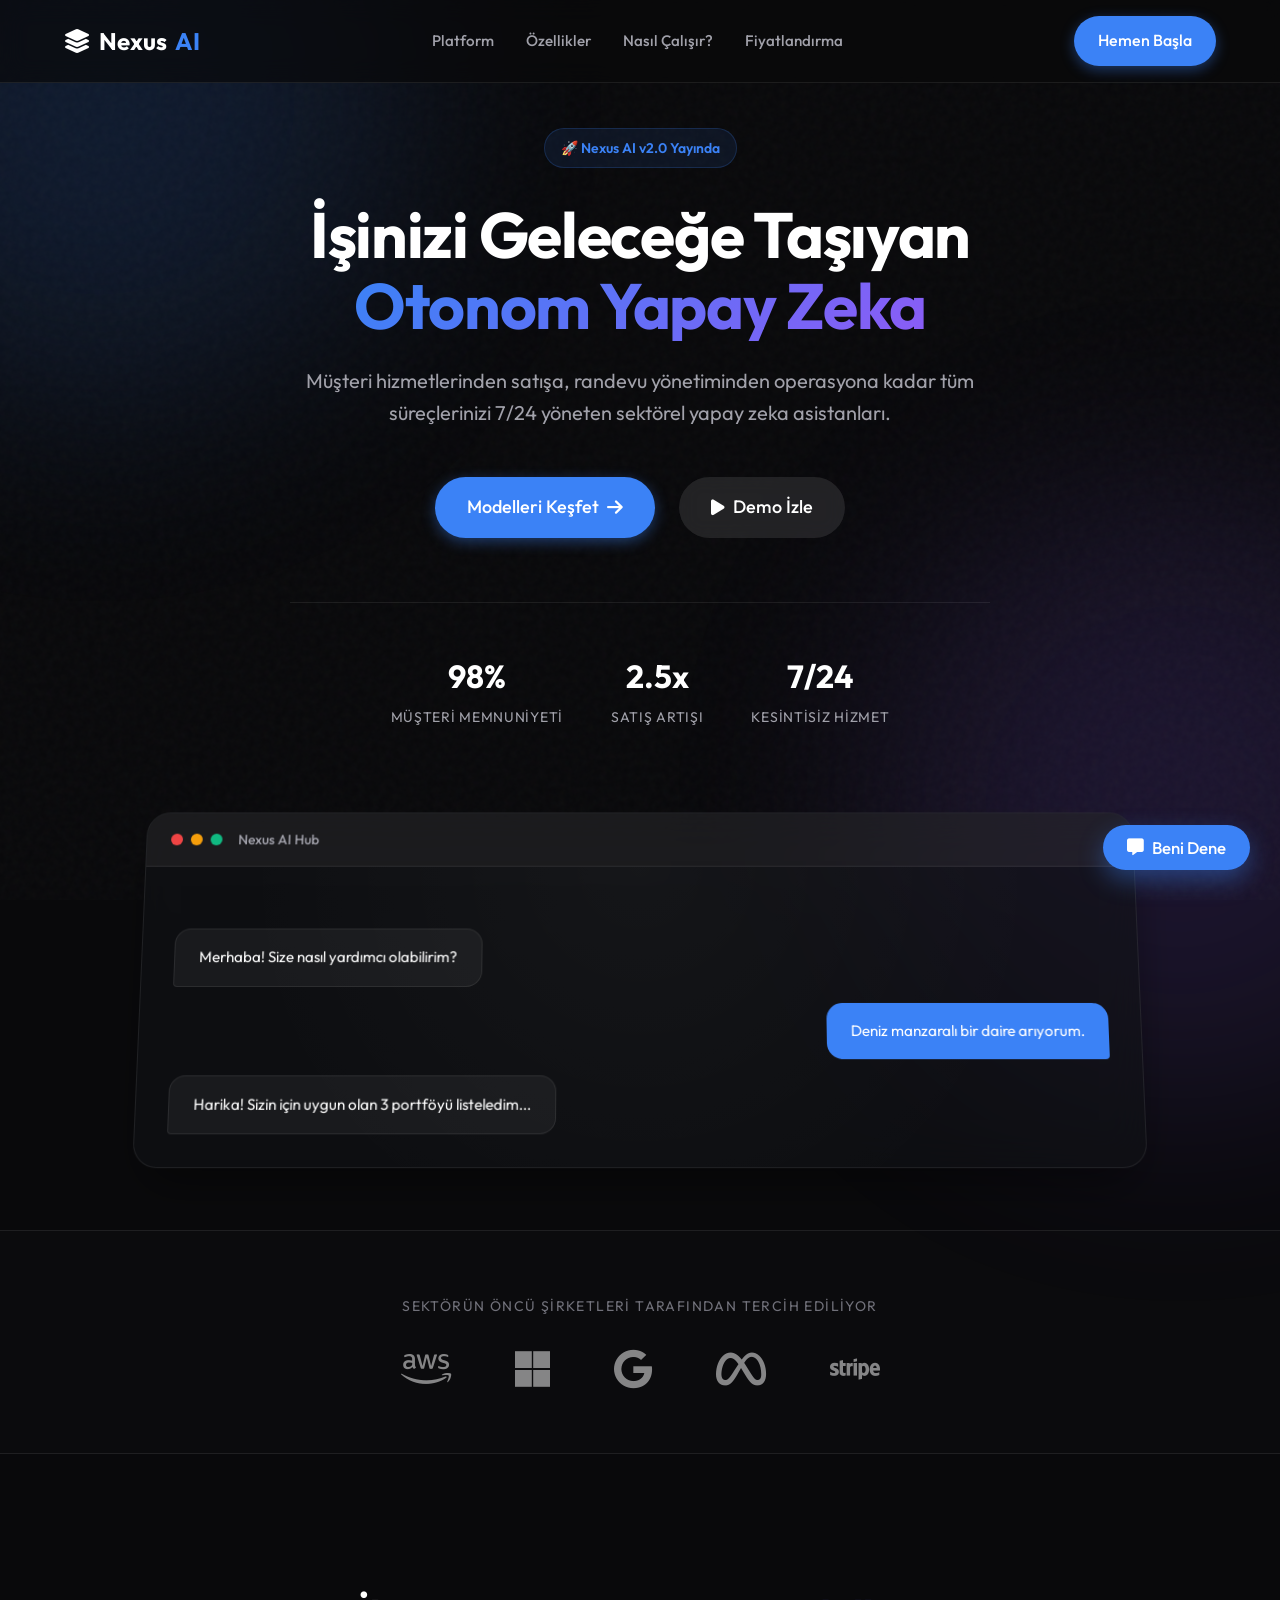
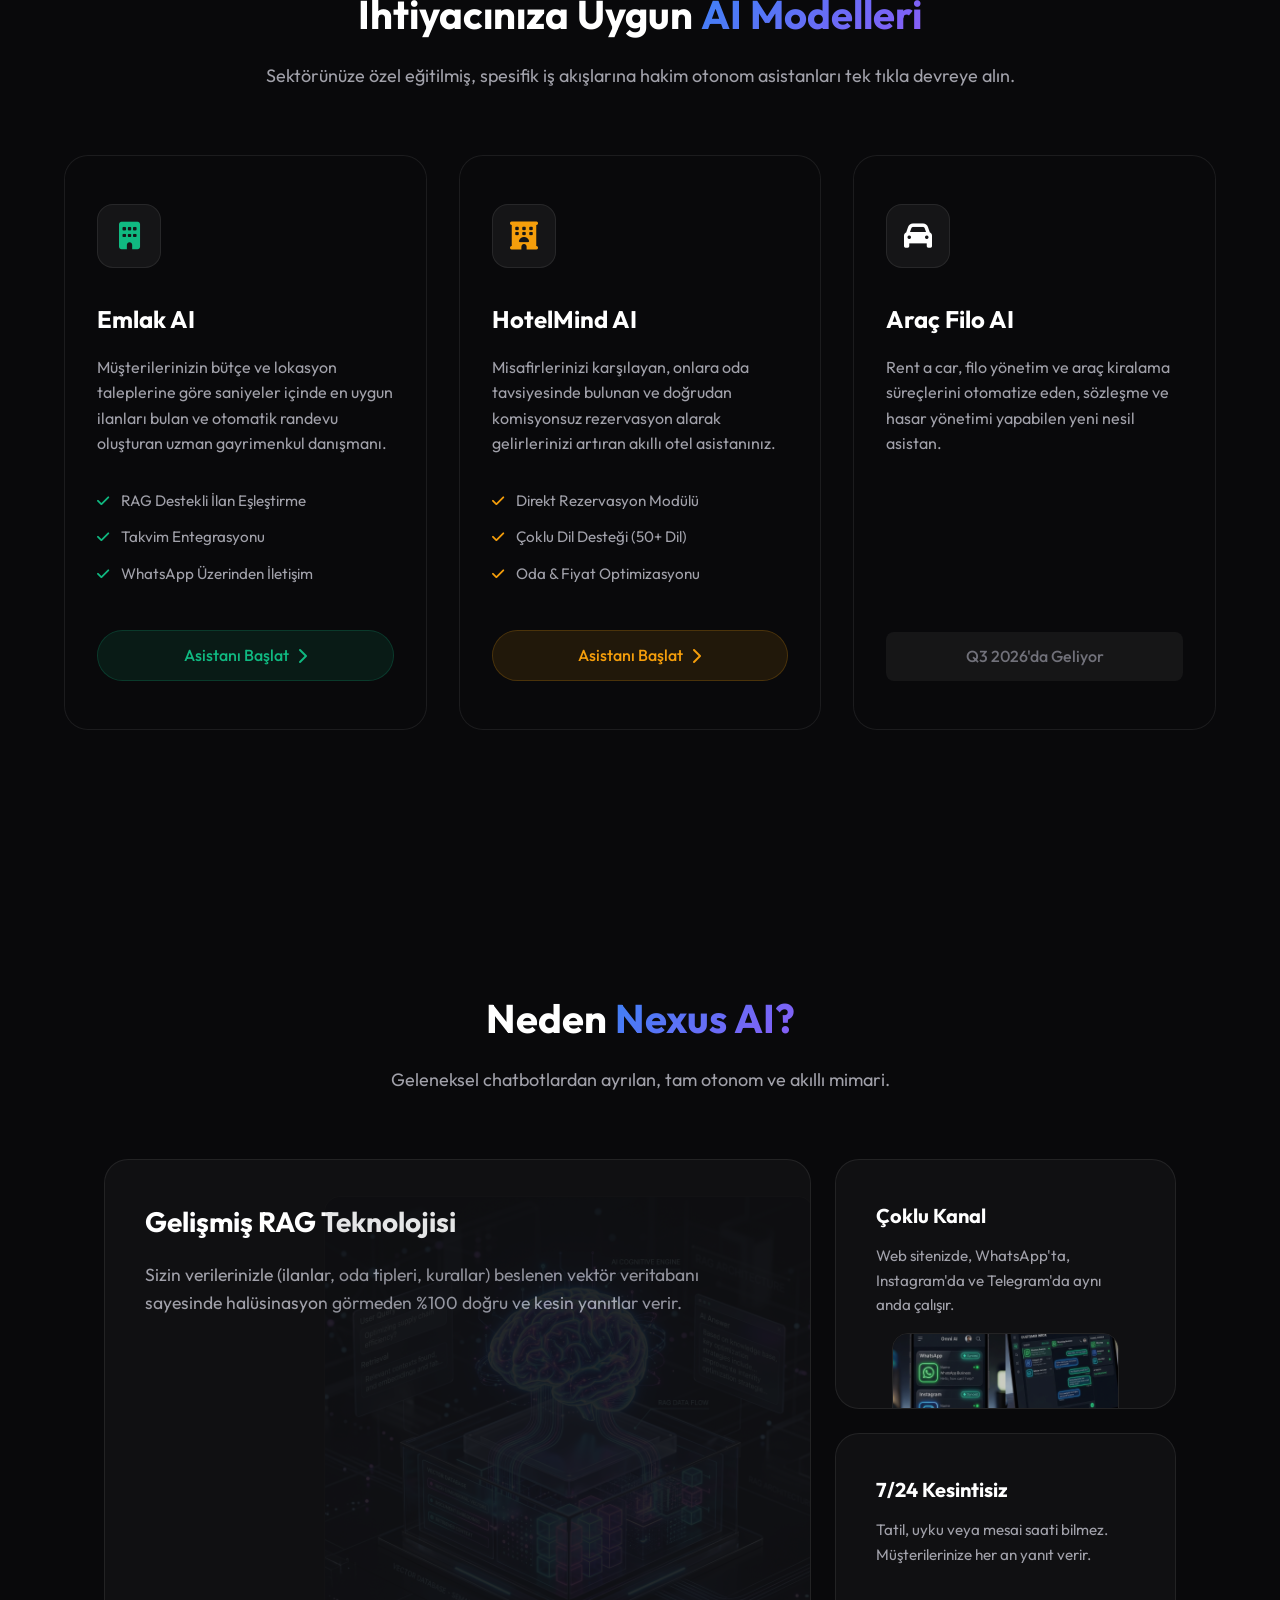
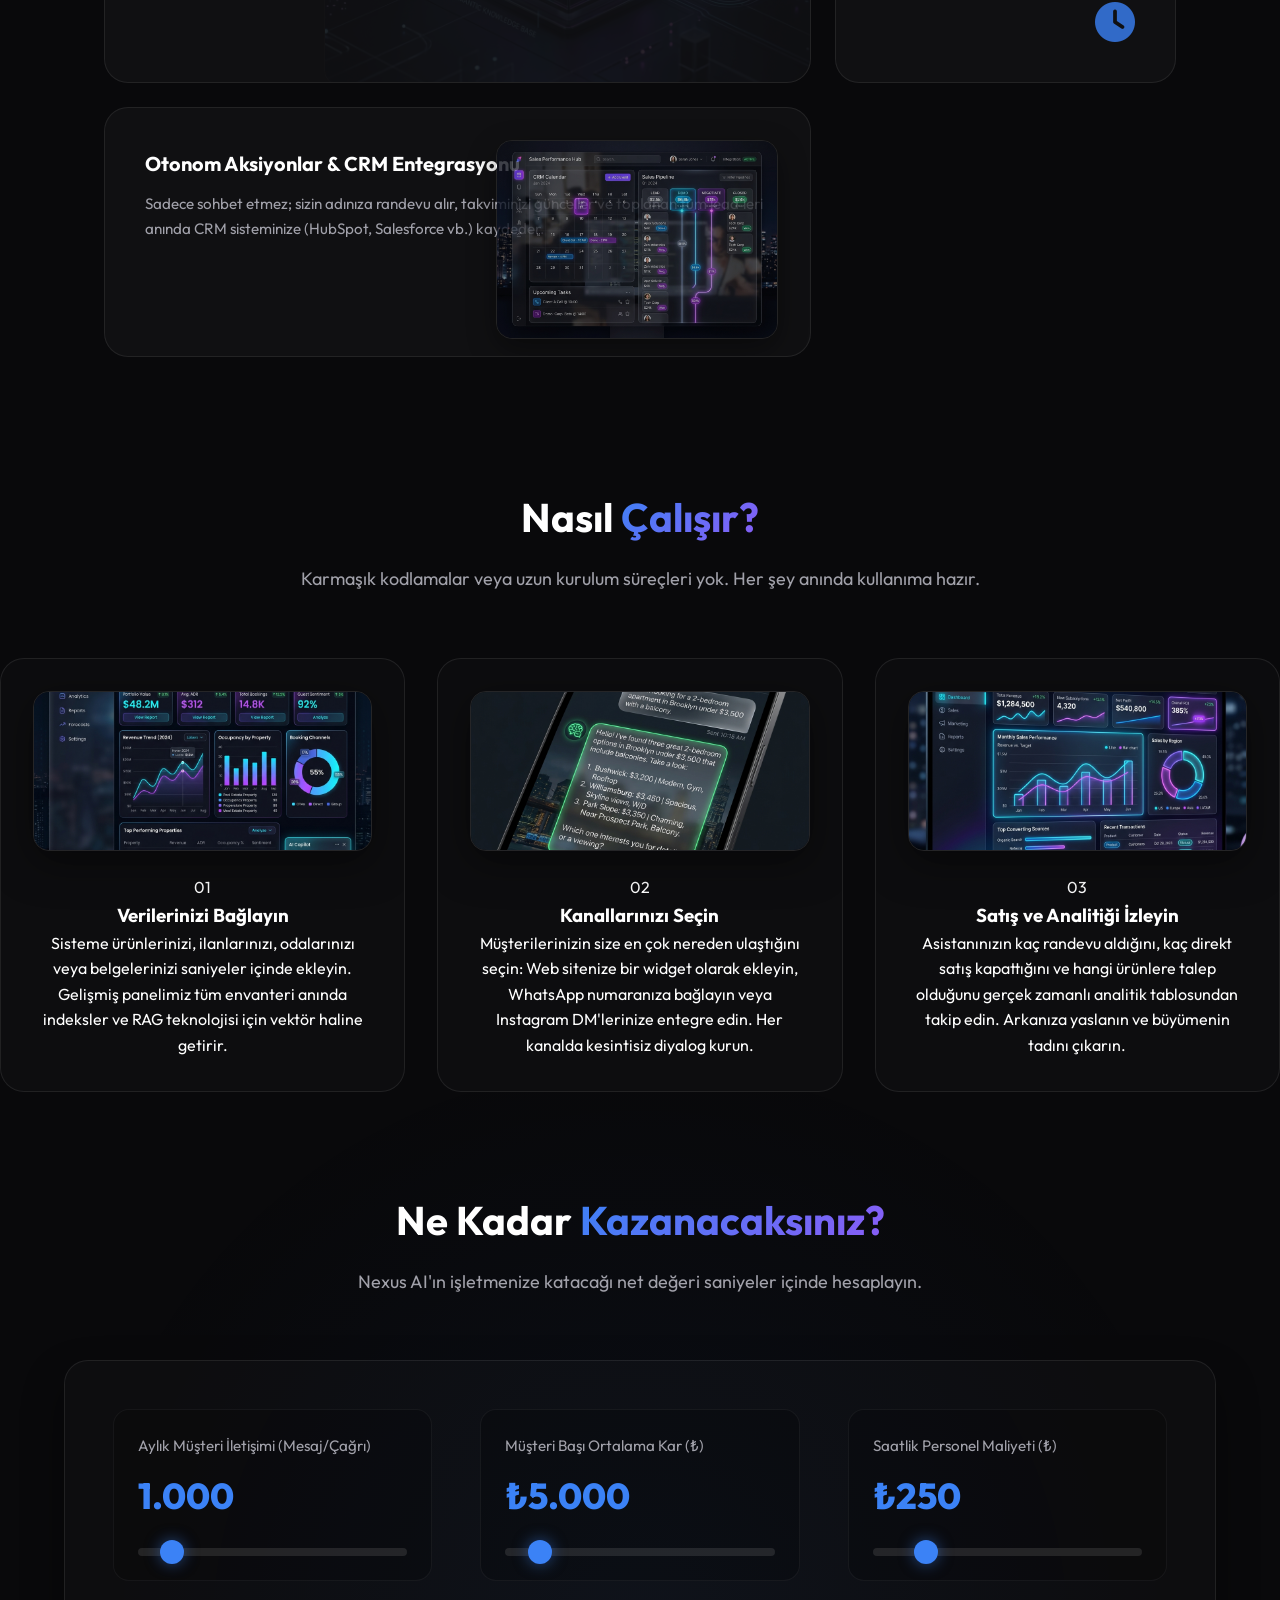
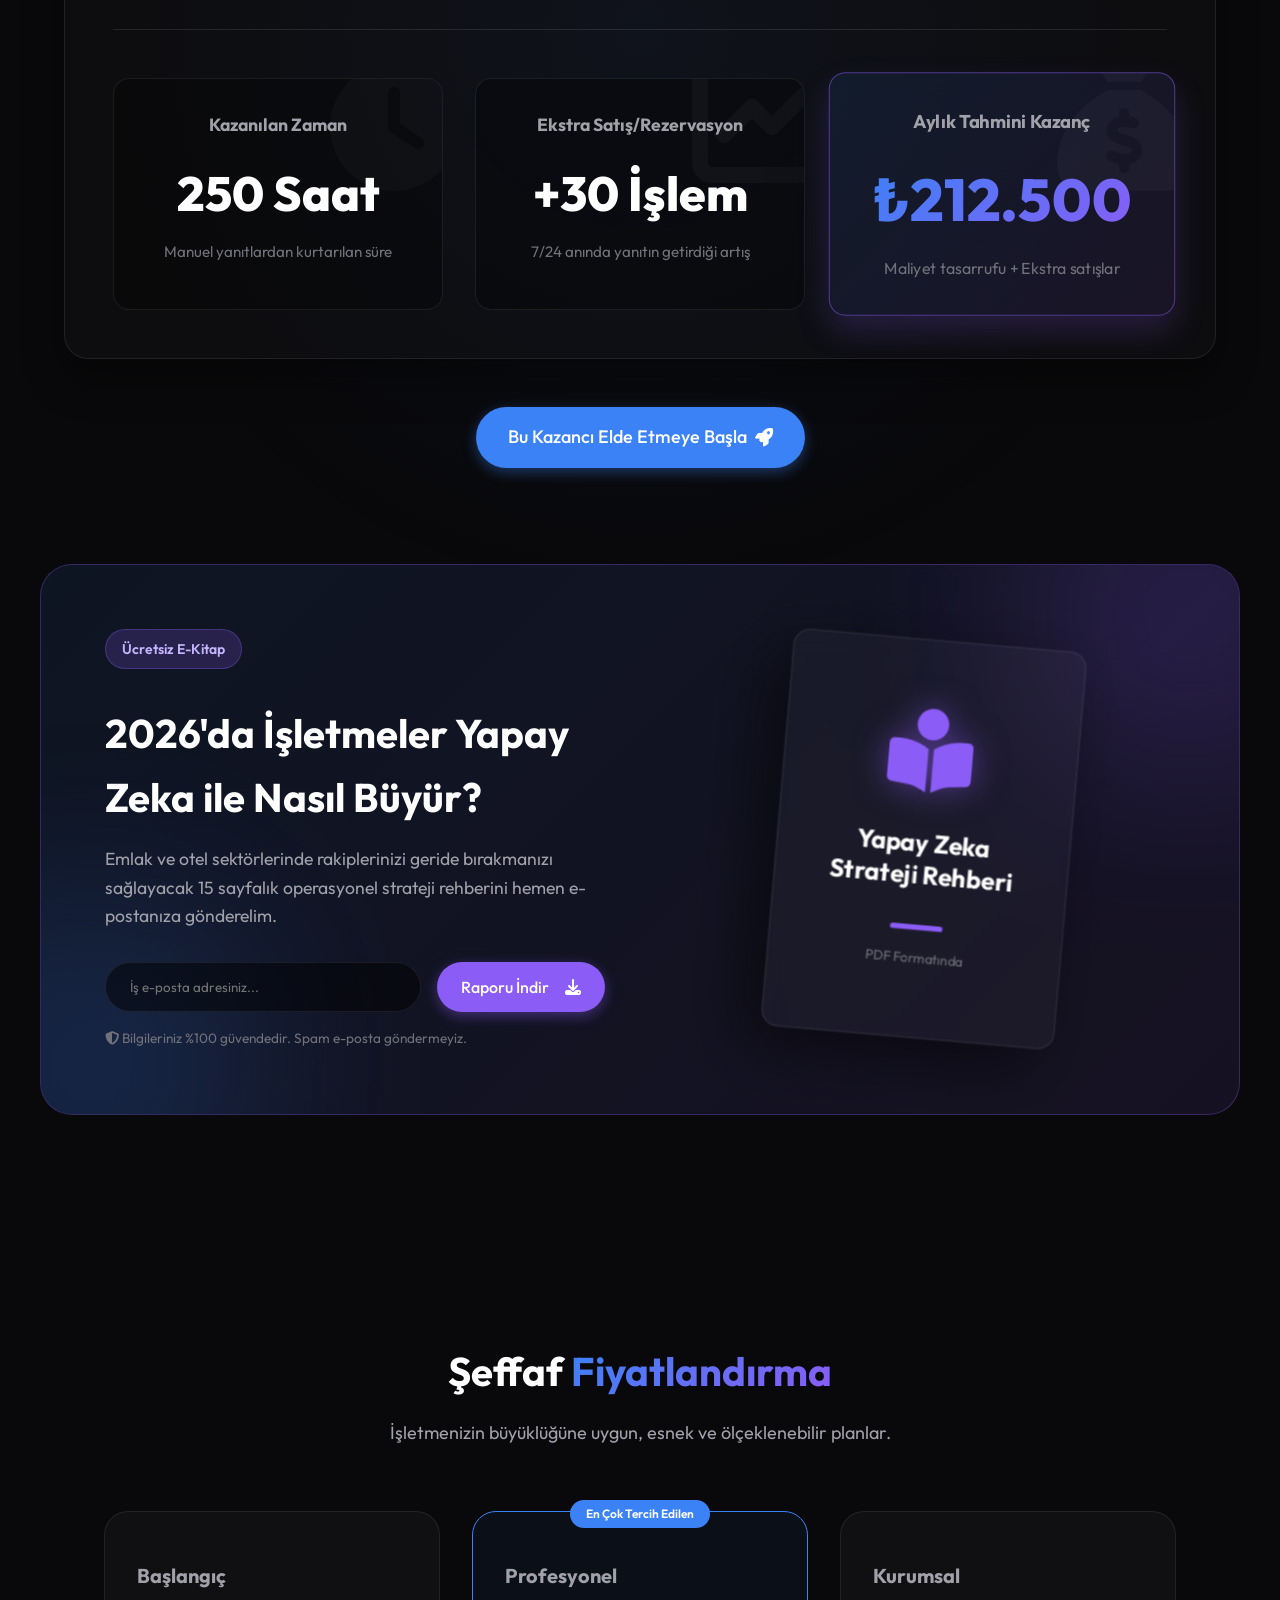
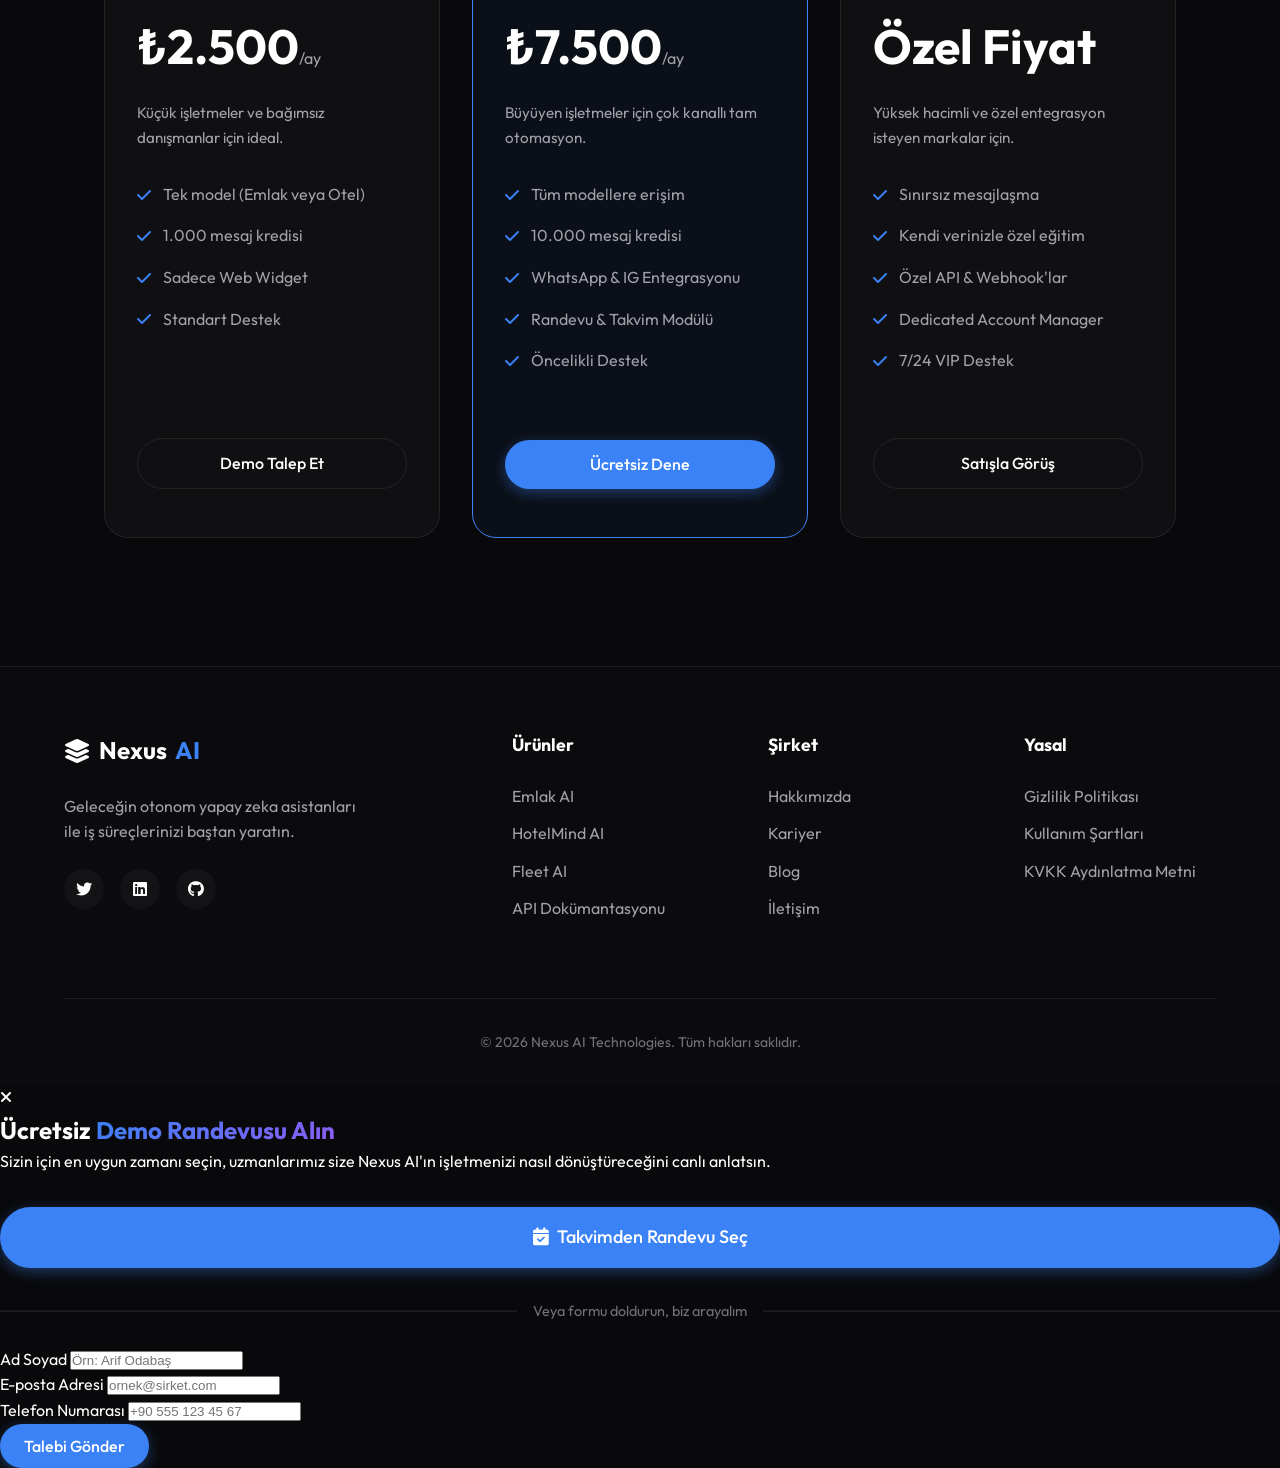
<file: static/index.html>
<!DOCTYPE html>
<html lang="tr">
<head>
    <meta charset="UTF-8">
    <meta name="viewport" content="width=device-width, initial-scale=1.0">
    <title>Nexus AI — Yeni Nesil Otonom Asistan Hub'ı</title>
    <meta name="description" content="Emlak ve Otelcilik sektörlerine özel eğitilmiş uzman yapay zeka asistanları ile işinizi geleceğe taşıyın.">
    <link rel="stylesheet" href="/static/css/style.css?v=4">
    <!-- Font Awesome for Icons -->
    <link rel="stylesheet" href="https://cdnjs.cloudflare.com/ajax/libs/font-awesome/6.4.0/css/all.min.css">
    
    <!-- Meta Pixel Code Placeholder -->
    <script>
    !function(f,b,e,v,n,t,s)
    {if(f.fbq)return;n=f.fbq=function(){n.callMethod?
    n.callMethod.apply(n,arguments):n.queue.push(arguments)};
    if(!f._fbq)f._fbq=n;n.push=n;n.loaded=!0;n.version='2.0';
    n.queue=[];t=b.createElement(e);t.async=!0;
    t.src=v;s=b.getElementsByTagName(e)[0];
    s.parentNode.insertBefore(t,s)}(window, document,'script',
    'https://connect.facebook.net/en_US/fbevents.js');
    fbq('init', 'YOUR_PIXEL_ID');
    fbq('track', 'PageView');
    </script>
    <!-- End Meta Pixel Code Placeholder -->
    
    <!-- Google Analytics (GA4) Placeholder -->
    <script async src="https://www.googletagmanager.com/gtag/js?id=G-XXXXXXXXXX"></script>
    <script>
      window.dataLayer = window.dataLayer || [];
      function gtag(){dataLayer.push(arguments);}
      gtag('js', new Date());
      gtag('config', 'G-XXXXXXXXXX');
    </script>
    <!-- End Google Analytics -->

    
    <!-- Cache Bypass ROI Styles -->
    <style>
        .roi-section { padding: 6rem 5%; max-width: 1400px; margin: 0 auto; background: radial-gradient(circle at center, rgba(59, 130, 246, 0.05) 0%, transparent 70%); }
        .roi-container { display: flex; flex-direction: column; background: rgba(255, 255, 255, 0.02); border: 1px solid var(--border-color); border-radius: 1.5rem; padding: 3rem; margin-bottom: 3rem; box-shadow: 0 20px 40px rgba(0,0,0,0.4); }
        .roi-controls { display: grid; grid-template-columns: repeat(3, 1fr); gap: 3rem; padding-bottom: 3rem; border-bottom: 1px solid rgba(255, 255, 255, 0.1); margin-bottom: 3rem; }
        .slider-group { display: flex; flex-direction: column; gap: 0.5rem; background: rgba(0, 0, 0, 0.2); padding: 1.5rem; border-radius: 1rem; border: 1px solid rgba(255, 255, 255, 0.05); }
        .slider-group label { font-size: 0.95rem; color: var(--text-secondary); }
        .slider-value { font-size: 2.25rem; font-weight: 800; color: var(--brand-primary); margin-bottom: 1rem; }
        .styled-slider { -webkit-appearance: none; width: 100%; height: 8px; border-radius: 4px; background: rgba(255, 255, 255, 0.1); outline: none; }
        .styled-slider::-webkit-slider-thumb { -webkit-appearance: none; appearance: none; width: 24px; height: 24px; border-radius: 50%; background: var(--brand-primary); cursor: pointer; box-shadow: 0 0 15px rgba(59, 130, 246, 0.5); transition: transform 0.1s; }
        .styled-slider::-webkit-slider-thumb:hover { transform: scale(1.1); }
        .roi-results { display: grid; grid-template-columns: repeat(3, 1fr); gap: 2rem; }
        .result-card { background: rgba(0, 0, 0, 0.3); border: 1px solid var(--border-color); border-radius: 1rem; padding: 2rem; display: flex; flex-direction: column; position: relative; overflow: hidden; text-align: center; }
        .result-icon { position: absolute; right: -1rem; top: -1rem; font-size: 8rem; opacity: 0.03; color: white; }
        .result-card h4 { font-size: 1.1rem; color: var(--text-secondary); margin-bottom: 1rem; z-index: 2; }
        .result-amount { font-size: 3rem; font-weight: 800; color: white; margin-bottom: 0.5rem; z-index: 2; }
        .result-card.highlight { background: linear-gradient(135deg, rgba(59, 130, 246, 0.1), rgba(139, 92, 246, 0.1)); border-color: rgba(139, 92, 246, 0.5); transform: scale(1.05); box-shadow: 0 15px 30px rgba(139, 92, 246, 0.2); }
        .result-card.highlight .result-amount { background: linear-gradient(135deg, var(--brand-primary), var(--brand-secondary)); -webkit-background-clip: text; -webkit-text-fill-color: transparent; font-size: 3.5rem; }
        .result-card p { font-size: 0.95rem; color: var(--text-muted); z-index: 2; }
        .roi-cta { text-align: center; }
        @media (max-width: 992px) { .roi-controls, .roi-results { grid-template-columns: 1fr; } .result-card.highlight { transform: none; } }
        
        /* Bypass Cache for How It Works */
        .how-grid { display: grid; grid-template-columns: repeat(3, 1fr); gap: 2rem; }
        .how-step { display: flex; flex-direction: column; align-items: center; text-align: center; gap: 1.5rem; background: rgba(255, 255, 255, 0.02); border: 1px solid var(--border-color); border-radius: 1.5rem; padding: 2rem; position: relative; overflow: hidden; }
        .how-image { width: 100%; height: 160px; border-radius: 1rem; overflow: hidden; box-shadow: 0 10px 40px rgba(0, 0, 0, 0.5); border: 1px solid rgba(255, 255, 255, 0.1); z-index: 1; }
        .how-image img { width: 100%; height: 100%; object-fit: cover; display: block; }
        
        /* Floating Chat Widget */
        #floating-chat-widget { position: fixed; bottom: 90px; right: 30px; width: 350px; height: 450px; background: rgba(15, 17, 21, 0.95); backdrop-filter: blur(20px); border: 1px solid var(--border-color); border-radius: 1.5rem; display: flex; flex-direction: column; z-index: 1000; box-shadow: 0 25px 50px rgba(0,0,0,0.5); transform: translateY(20px) scale(0.95); opacity: 0; pointer-events: none; transition: all 0.3s cubic-bezier(0.175, 0.885, 0.32, 1.275); transform-origin: bottom right; }
        #floating-chat-widget.active { transform: translateY(0) scale(1); opacity: 1; pointer-events: auto; }
        .chat-widget-header { padding: 1rem 1.5rem; background: rgba(255,255,255,0.05); border-bottom: 1px solid var(--border-color); display: flex; justify-content: space-between; align-items: center; border-radius: 1.5rem 1.5rem 0 0; }
        .header-info { display: flex; align-items: center; gap: 0.5rem; font-weight: 600; font-size: 0.95rem; color: white; }
        .status-dot { width: 8px; height: 8px; background: #10b981; border-radius: 50%; box-shadow: 0 0 10px #10b981; }
        .close-chat { background: none; border: none; color: var(--text-secondary); cursor: pointer; font-size: 1rem; transition: color 0.2s; }
        .close-chat:hover { color: white; }
        .chat-widget-body { flex-grow: 1; padding: 1rem; overflow-y: auto; display: flex; flex-direction: column; gap: 1rem; }
        .chat-widget-input { padding: 1rem; border-top: 1px solid var(--border-color); display: flex; gap: 0.5rem; }
        .chat-widget-input input { flex-grow: 1; background: rgba(255,255,255,0.05); border: 1px solid var(--border-color); border-radius: 2rem; padding: 0.5rem 1rem; color: white; outline: none; transition: border-color 0.2s; }
        .chat-widget-input input:focus { border-color: var(--brand-primary); }
        .chat-widget-input button { width: 40px; height: 40px; min-width: 40px; border-radius: 50%; background: var(--brand-primary); color: white; border: none; cursor: pointer; display: flex; align-items: center; justify-content: center; transition: transform 0.2s; }
        .chat-widget-input button:hover { transform: scale(1.05); }
        
        #floating-chat-toggle { position: fixed; bottom: 30px; right: 30px; border-radius: 2rem; z-index: 999; box-shadow: 0 10px 25px rgba(59, 130, 246, 0.4); animation: bounce 2s infinite; font-size: 1.05rem; padding: 0.75rem 1.5rem; }
        @keyframes bounce { 0%, 100% { transform: translateY(0); } 50% { transform: translateY(-10px); } }
    </style>
</head>
<body>
    <!-- Background Effects -->
    <div class="bg-glow bg-glow-1"></div>
    <div class="bg-glow bg-glow-2"></div>
    <div class="bg-noise"></div>

    <!-- Navigation -->
    <nav class="navbar">
        <div class="nav-container">
            <a href="/" class="logo">
                <i class="fa-solid fa-layer-group"></i> Nexus <span>AI</span>
            </a>
            <div class="nav-links">
                <a href="#platform">Platform</a>
                <a href="#features">Özellikler</a>
                <a href="#how-it-works">Nasıl Çalışır?</a>
                <a href="#pricing">Fiyatlandırma</a>
            </div>
            <div class="nav-actions">
                <a href="#" class="btn btn-primary demo-trigger">Hemen Başla</a>
            </div>
        </div>
    </nav>

    <!-- Hero Section -->
    <header class="hero">
        <div class="hero-content">
            <div class="badge">🚀 Nexus AI v2.0 Yayında</div>
            <h1 class="hero-title">İşinizi Geleceğe Taşıyan <br><span class="gradient-text">Otonom Yapay Zeka</span></h1>
            <p class="hero-subtitle">Müşteri hizmetlerinden satışa, randevu yönetiminden operasyona kadar tüm süreçlerinizi 7/24 yöneten sektörel yapay zeka asistanları.</p>
            <div class="hero-buttons">
                <a href="#platform" class="btn btn-primary btn-lg">Modelleri Keşfet <i class="fa-solid fa-arrow-right"></i></a>
                <a href="#" class="btn btn-secondary btn-lg"><i class="fa-solid fa-play"></i> Demo İzle</a>
            </div>
            <div class="hero-stats">
                <div class="stat-item">
                    <span class="stat-number">98%</span>
                    <span class="stat-label">Müşteri Memnuniyeti</span>
                </div>
                <div class="stat-item">
                    <span class="stat-number">2.5x</span>
                    <span class="stat-label">Satış Artışı</span>
                </div>
                <div class="stat-item">
                    <span class="stat-number">7/24</span>
                    <span class="stat-label">Kesintisiz Hizmet</span>
                </div>
            </div>
        </div>
        <div class="hero-visual">
            <div class="floating-dashboard">
                <div class="dash-header">
                    <div class="dots"><span></span><span></span><span></span></div>
                    <div class="dash-title">Nexus AI Hub</div>
                </div>
                <div class="dash-body">
                    <div class="chat-mockup">
                        <div class="msg bot">Merhaba! Size nasıl yardımcı olabilirim?</div>
                        <div class="msg user">Deniz manzaralı bir daire arıyorum.</div>
                        <div class="msg bot">Harika! Sizin için uygun olan 3 portföyü listeledim...</div>
                    </div>
                </div>
            </div>
        </div>
    </header>

    <!-- Trusted By -->
    <section class="trusted-by">
        <p>Sektörün Öncü Şirketleri Tarafından Tercih Ediliyor</p>
        <div class="logos">
            <i class="fa-brands fa-aws"></i>
            <i class="fa-brands fa-microsoft"></i>
            <i class="fa-brands fa-google"></i>
            <i class="fa-brands fa-meta"></i>
            <i class="fa-brands fa-stripe"></i>
        </div>
    </section>

    <!-- Platform Models -->
    <section id="platform" class="platform-section">
        <div class="section-header">
            <h2>İhtiyacınıza Uygun <span class="gradient-text">AI Modelleri</span></h2>
            <p>Sektörünüze özel eğitilmiş, spesifik iş akışlarına hakim otonom asistanları tek tıkla devreye alın.</p>
        </div>

        <div class="models-grid">
            <!-- Emlak AI -->
            <div class="model-card card-emlak">
                <div class="card-glass">
                    <div class="icon-wrapper">
                        <i class="fa-solid fa-building"></i>
                    </div>
                    <h3>Emlak AI</h3>
                    <p>Müşterilerinizin bütçe ve lokasyon taleplerine göre saniyeler içinde en uygun ilanları bulan ve otomatik randevu oluşturan uzman gayrimenkul danışmanı.</p>
                    <ul class="feature-list">
                        <li><i class="fa-solid fa-check"></i> RAG Destekli İlan Eşleştirme</li>
                        <li><i class="fa-solid fa-check"></i> Takvim Entegrasyonu</li>
                        <li><i class="fa-solid fa-check"></i> WhatsApp Üzerinden İletişim</li>
                    </ul>
                    <a href="/static/chat.html?model=emlak" class="btn btn-emlak">Asistanı Başlat <i class="fa-solid fa-chevron-right"></i></a>
                </div>
            </div>

            <!-- HotelMind AI -->
            <div class="model-card card-hotel">
                <div class="card-glass">
                    <div class="icon-wrapper">
                        <i class="fa-solid fa-hotel"></i>
                    </div>
                    <h3>HotelMind AI</h3>
                    <p>Misafirlerinizi karşılayan, onlara oda tavsiyesinde bulunan ve doğrudan komisyonsuz rezervasyon alarak gelirlerinizi artıran akıllı otel asistanınız.</p>
                    <ul class="feature-list">
                        <li><i class="fa-solid fa-check"></i> Direkt Rezervasyon Modülü</li>
                        <li><i class="fa-solid fa-check"></i> Çoklu Dil Desteği (50+ Dil)</li>
                        <li><i class="fa-solid fa-check"></i> Oda & Fiyat Optimizasyonu</li>
                    </ul>
                    <a href="/static/chat.html?model=hotel" class="btn btn-hotel">Asistanı Başlat <i class="fa-solid fa-chevron-right"></i></a>
                </div>
            </div>

            <!-- Coming Soon -->
            <div class="model-card card-coming">
                <div class="card-glass">
                    <div class="icon-wrapper">
                        <i class="fa-solid fa-car"></i>
                    </div>
                    <h3>Araç Filo AI</h3>
                    <p>Rent a car, filo yönetim ve araç kiralama süreçlerini otomatize eden, sözleşme ve hasar yönetimi yapabilen yeni nesil asistan.</p>
                    <div class="coming-badge">Q3 2026'da Geliyor</div>
                </div>
            </div>
        </div>
    </section>

    <!-- Features Bento Box -->
    <section id="features" class="features-section">
        <div class="section-header">
            <h2>Neden <span class="gradient-text">Nexus AI?</span></h2>
            <p>Geleneksel chatbotlardan ayrılan, tam otonom ve akıllı mimari.</p>
        </div>
        
        <div class="bento-grid">
            <div class="bento-item bento-large">
                <div class="bento-content">
                    <h3>Gelişmiş RAG Teknolojisi</h3>
                    <p>Sizin verilerinizle (ilanlar, oda tipleri, kurallar) beslenen vektör veritabanı sayesinde halüsinasyon görmeden %100 doğru ve kesin yanıtlar verir.</p>
                </div>
                <div class="bento-visual" style="padding: 1rem; height: 100%;">
                    <img src="/static/assets/rag_brain.png" style="width: 100%; height: 100%; object-fit: cover; border-radius: 1rem; border: 1px solid rgba(255,255,255,0.1);" alt="RAG Technology">
                </div>
            </div>
            <div class="bento-item">
                <div class="bento-content">
                    <h3>Çoklu Kanal</h3>
                    <p>Web sitenizde, WhatsApp'ta, Instagram'da ve Telegram'da aynı anda çalışır.</p>
                </div>
                <div class="bento-visual" style="padding: 1rem; height: 100%;">
                    <img src="/static/assets/omnichannel.png" style="width: 100%; height: 100%; object-fit: cover; border-radius: 1rem; border: 1px solid rgba(255,255,255,0.1);" alt="Omnichannel AI">
                </div>
            </div>
            <div class="bento-item">
                <div class="bento-content">
                    <h3>7/24 Kesintisiz</h3>
                    <p>Tatil, uyku veya mesai saati bilmez. Müşterilerinize her an yanıt verir.</p>
                </div>
                <div class="bento-visual">
                    <i class="fa-solid fa-clock bg-icon"></i>
                </div>
            </div>
            <div class="bento-item bento-wide">
                <div class="bento-content">
                    <h3>Otonom Aksiyonlar & CRM Entegrasyonu</h3>
                    <p>Sadece sohbet etmez; sizin adınıza randevu alır, takviminizi günceller ve toplanan tüm lead'leri anında CRM sisteminize (HubSpot, Salesforce vb.) kaydeder.</p>
                </div>
                <div class="bento-visual" style="position: absolute; right: 2rem; top: 2rem; width: 40%; height: 80%;">
                    <img src="/static/assets/crm_calendar.png" style="width: 100%; height: 100%; object-fit: cover; border-radius: 1rem; border: 1px solid rgba(255,255,255,0.1); box-shadow: 0 10px 30px rgba(0,0,0,0.5);" alt="CRM and Calendar">
                </div>
            </div>
        </div>
    </section>

    <!-- How It Works -->
    <section id="how-it-works" class="how-it-works-section">
        <div class="section-header">
            <h2>Nasıl <span class="gradient-text">Çalışır?</span></h2>
            <p>Karmaşık kodlamalar veya uzun kurulum süreçleri yok. Her şey anında kullanıma hazır.</p>
        </div>
        
        <div class="how-grid">
            <div class="how-step">
                <div class="how-image">
                    <img src="/static/assets/dashboard_ui.png" alt="Nexus Dashboard" />
                </div>
                <div class="how-text">
                    <div class="step-num">01</div>
                    <h3>Verilerinizi Bağlayın</h3>
                    <p>Sisteme ürünlerinizi, ilanlarınızı, odalarınızı veya belgelerinizi saniyeler içinde ekleyin. Gelişmiş panelimiz tüm envanteri anında indeksler ve RAG teknolojisi için vektör haline getirir.</p>
                </div>
            </div>

            <div class="how-step">
                <div class="how-image">
                    <img src="/static/assets/chat_ui.png" alt="WhatsApp Entegrasyonu" />
                </div>
                <div class="how-text">
                    <div class="step-num">02</div>
                    <h3>Kanallarınızı Seçin</h3>
                    <p>Müşterilerinizin size en çok nereden ulaştığını seçin: Web sitenize bir widget olarak ekleyin, WhatsApp numaranıza bağlayın veya Instagram DM'lerinize entegre edin. Her kanalda kesintisiz diyalog kurun.</p>
                </div>
            </div>

            <div class="how-step">
                <div class="how-image">
                    <img src="/static/assets/analytics.png" alt="Analitik Dashboard" />
                </div>
                <div class="how-text">
                    <div class="step-num">03</div>
                    <h3>Satış ve Analitiği İzleyin</h3>
                    <p>Asistanınızın kaç randevu aldığını, kaç direkt satış kapattığını ve hangi ürünlere talep olduğunu gerçek zamanlı analitik tablosundan takip edin. Arkanıza yaslanın ve büyümenin tadını çıkarın.</p>
                </div>
            </div>
        </div>
    </section>

    <!-- ROI Calculator -->
    <section id="roi-calculator" class="roi-section">
        <div class="section-header">
            <h2>Ne Kadar <span class="gradient-text">Kazanacaksınız?</span></h2>
            <p>Nexus AI'ın işletmenize katacağı net değeri saniyeler içinde hesaplayın.</p>
        </div>
        
        <div class="roi-container">
            <div class="roi-controls">
                <div class="slider-group">
                    <label for="monthly-leads">Aylık Müşteri İletişimi (Mesaj/Çağrı)</label>
                    <div class="slider-value"><span id="leads-val">1000</span></div>
                    <input type="range" id="monthly-leads" min="100" max="10000" step="100" value="1000" class="styled-slider">
                </div>
                
                <div class="slider-group">
                    <label for="avg-value">Müşteri Başı Ortalama Kar (₺)</label>
                    <div class="slider-value">₺<span id="value-val">5.000</span></div>
                    <input type="range" id="avg-value" min="500" max="50000" step="500" value="5000" class="styled-slider">
                </div>
                
                <div class="slider-group">
                    <label for="staff-cost">Saatlik Personel Maliyeti (₺)</label>
                    <div class="slider-value">₺<span id="staff-val">250</span></div>
                    <input type="range" id="staff-cost" min="100" max="1000" step="50" value="250" class="styled-slider">
                </div>
            </div>
            
            <div class="roi-results">
                <div class="result-card">
                    <i class="fa-solid fa-clock result-icon"></i>
                    <h4>Kazanılan Zaman</h4>
                    <div class="result-amount"><span id="saved-hours">250</span> Saat</div>
                    <p>Manuel yanıtlardan kurtarılan süre</p>
                </div>
                <div class="result-card">
                    <i class="fa-solid fa-chart-line result-icon"></i>
                    <h4>Ekstra Satış/Rezervasyon</h4>
                    <div class="result-amount">+<span id="extra-sales">30</span> İşlem</div>
                    <p>7/24 anında yanıtın getirdiği artış</p>
                </div>
                <div class="result-card highlight">
                    <i class="fa-solid fa-sack-dollar result-icon"></i>
                    <h4>Aylık Tahmini Kazanç</h4>
                    <div class="result-amount">₺<span id="total-roi">212.500</span></div>
                    <p>Maliyet tasarrufu + Ekstra satışlar</p>
                </div>
            </div>
        </div>
        <div class="roi-cta">
            <a href="#" class="btn btn-primary btn-lg demo-trigger">Bu Kazancı Elde Etmeye Başla <i class="fa-solid fa-rocket"></i></a>
        </div>
    </section>

    <!-- Lead Magnet Section -->
    <section class="lead-magnet-section" style="padding: 4rem 5%; max-width: 1200px; margin: 0 auto 6rem auto; background: linear-gradient(135deg, rgba(59, 130, 246, 0.1), rgba(139, 92, 246, 0.1)); border: 1px solid rgba(139, 92, 246, 0.3); border-radius: 2rem; display: flex; align-items: center; gap: 4rem; position: relative; overflow: hidden;">
        <div style="flex: 1; z-index: 2;">
            <div class="badge" style="background: rgba(139, 92, 246, 0.2); border-color: rgba(139, 92, 246, 0.3); color: #c4b5fd;">Ücretsiz E-Kitap</div>
            <h2 style="font-size: 2.5rem; margin-bottom: 1rem; font-weight: 700;">2026'da İşletmeler Yapay Zeka ile Nasıl Büyür?</h2>
            <p style="color: var(--text-secondary); margin-bottom: 2rem; font-size: 1.1rem;">Emlak ve otel sektörlerinde rakiplerinizi geride bırakmanızı sağlayacak 15 sayfalık operasyonel strateji rehberini hemen e-postanıza gönderelim.</p>
            <form style="display: flex; gap: 1rem; max-width: 500px; flex-wrap: wrap;">
                <input type="email" placeholder="İş e-posta adresiniz..." required style="flex-grow: 1; padding: 1rem 1.5rem; border-radius: 999px; border: 1px solid var(--border-color); background: rgba(0,0,0,0.5); color: white; outline: none; font-family: inherit;">
                <button type="submit" class="btn btn-primary" style="background: var(--brand-secondary); box-shadow: 0 4px 14px 0 rgba(139, 92, 246, 0.4); border: none;">Raporu İndir <i class="fa-solid fa-download" style="margin-left: 0.5rem;"></i></button>
            </form>
            <p style="font-size: 0.85rem; color: var(--text-muted); margin-top: 1rem;"><i class="fa-solid fa-shield-halved"></i> Bilgileriniz %100 güvendedir. Spam e-posta göndermeyiz.</p>
        </div>
        <div style="flex: 1; display: flex; justify-content: center; z-index: 2;">
            <div style="width: 280px; height: 380px; background: rgba(255,255,255,0.03); border: 1px solid rgba(255,255,255,0.1); border-radius: 1rem; display: flex; flex-direction: column; align-items: center; justify-content: center; box-shadow: -20px 20px 60px rgba(0,0,0,0.5); transform: rotate(5deg) scale(1.05); backdrop-filter: blur(10px);">
                <i class="fa-solid fa-book-open-reader" style="font-size: 5rem; color: #8b5cf6; margin-bottom: 2rem; filter: drop-shadow(0 0 15px rgba(139,92,246,0.5));"></i>
                <h3 style="text-align: center; font-size: 1.5rem; padding: 0 1.5rem; line-height: 1.3;">Yapay Zeka <br>Strateji Rehberi</h3>
                <div style="margin-top: 2rem; width: 50px; height: 5px; background: #8b5cf6; border-radius: 5px;"></div>
                <p style="margin-top: 1rem; font-size: 0.8rem; color: var(--text-muted);">PDF Formatında</p>
            </div>
        </div>
        <!-- Decorative blobs -->
        <div style="position: absolute; top: -100px; right: -100px; width: 300px; height: 300px; background: #8b5cf6; filter: blur(100px); opacity: 0.2; pointer-events: none;"></div>
        <div style="position: absolute; bottom: -100px; left: -100px; width: 300px; height: 300px; background: #3b82f6; filter: blur(100px); opacity: 0.2; pointer-events: none;"></div>
    </section>

    <!-- Pricing -->
    <section id="pricing" class="pricing-section">
        <div class="section-header">
            <h2>Şeffaf <span class="gradient-text">Fiyatlandırma</span></h2>
            <p>İşletmenizin büyüklüğüne uygun, esnek ve ölçeklenebilir planlar.</p>
        </div>
        
        <div class="pricing-grid">
            <!-- Starter -->
            <div class="price-card">
                <h3>Başlangıç</h3>
                <div class="price">₺2.500<span>/ay</span></div>
                <p>Küçük işletmeler ve bağımsız danışmanlar için ideal.</p>
                <ul class="price-features">
                    <li><i class="fa-solid fa-check"></i> Tek model (Emlak veya Otel)</li>
                    <li><i class="fa-solid fa-check"></i> 1.000 mesaj kredisi</li>
                    <li><i class="fa-solid fa-check"></i> Sadece Web Widget</li>
                    <li><i class="fa-solid fa-check"></i> Standart Destek</li>
                </ul>
                <a href="#" class="btn btn-outline demo-trigger">Demo Talep Et</a>
            </div>

            <!-- Pro -->
            <div class="price-card popular">
                <div class="popular-badge">En Çok Tercih Edilen</div>
                <h3>Profesyonel</h3>
                <div class="price">₺7.500<span>/ay</span></div>
                <p>Büyüyen işletmeler için çok kanallı tam otomasyon.</p>
                <ul class="price-features">
                    <li><i class="fa-solid fa-check"></i> Tüm modellere erişim</li>
                    <li><i class="fa-solid fa-check"></i> 10.000 mesaj kredisi</li>
                    <li><i class="fa-solid fa-check"></i> WhatsApp & IG Entegrasyonu</li>
                    <li><i class="fa-solid fa-check"></i> Randevu & Takvim Modülü</li>
                    <li><i class="fa-solid fa-check"></i> Öncelikli Destek</li>
                </ul>
                <a href="#" class="btn btn-primary demo-trigger">Ücretsiz Dene</a>
            </div>

            <!-- Enterprise -->
            <div class="price-card">
                <h3>Kurumsal</h3>
                <div class="price">Özel Fiyat</div>
                <p>Yüksek hacimli ve özel entegrasyon isteyen markalar için.</p>
                <ul class="price-features">
                    <li><i class="fa-solid fa-check"></i> Sınırsız mesajlaşma</li>
                    <li><i class="fa-solid fa-check"></i> Kendi verinizle özel eğitim</li>
                    <li><i class="fa-solid fa-check"></i> Özel API & Webhook'lar</li>
                    <li><i class="fa-solid fa-check"></i> Dedicated Account Manager</li>
                    <li><i class="fa-solid fa-check"></i> 7/24 VIP Destek</li>
                </ul>
                <a href="#" class="btn btn-outline demo-trigger">Satışla Görüş</a>
            </div>
        </div>
    </section>

    <!-- Footer -->
    <footer class="footer">
        <div class="footer-grid">
            <div class="footer-brand">
                <a href="/" class="logo">
                    <i class="fa-solid fa-layer-group"></i> Nexus <span>AI</span>
                </a>
                <p>Geleceğin otonom yapay zeka asistanları ile iş süreçlerinizi baştan yaratın.</p>
                <div class="social-links">
                    <a href="#"><i class="fa-brands fa-twitter"></i></a>
                    <a href="#"><i class="fa-brands fa-linkedin"></i></a>
                    <a href="#"><i class="fa-brands fa-github"></i></a>
                </div>
            </div>
            <div class="footer-links">
                <h4>Ürünler</h4>
                <a href="#">Emlak AI</a>
                <a href="#">HotelMind AI</a>
                <a href="#">Fleet AI</a>
                <a href="#">API Dokümantasyonu</a>
            </div>
            <div class="footer-links">
                <h4>Şirket</h4>
                <a href="#">Hakkımızda</a>
                <a href="#">Kariyer</a>
                <a href="#">Blog</a>
                <a href="#">İletişim</a>
            </div>
            <div class="footer-links">
                <h4>Yasal</h4>
                <a href="#">Gizlilik Politikası</a>
                <a href="#">Kullanım Şartları</a>
                <a href="#">KVKK Aydınlatma Metni</a>
            </div>
        </div>
        <div class="footer-bottom">
            <p>&copy; 2026 Nexus AI Technologies. Tüm hakları saklıdır.</p>
        </div>
    </footer>

    <!-- Demo Modal -->
    <div id="demo-modal" class="modal-overlay">
        <div class="modal-box">
            <span class="close-modal"><i class="fa-solid fa-xmark"></i></span>
            <h2>Ücretsiz <span class="gradient-text">Demo Randevusu Alın</span></h2>
            <p>Sizin için en uygun zamanı seçin, uzmanlarımız size Nexus AI'ın işletmenizi nasıl dönüştüreceğini canlı anlatsın.</p>
            
            <div style="text-align: center; margin: 2rem 0;">
                <a href="https://calendly.com/" target="_blank" class="btn btn-primary btn-lg" style="width: 100%; justify-content: center;"><i class="fa-solid fa-calendar-check"></i> Takvimden Randevu Seç</a>
            </div>
            
            <div style="display: flex; align-items: center; margin: 1.5rem 0; color: var(--text-muted); font-size: 0.9rem;">
                <hr style="flex-grow: 1; border-color: var(--border-color);">
                <span style="padding: 0 1rem;">Veya formu doldurun, biz arayalım</span>
                <hr style="flex-grow: 1; border-color: var(--border-color);">
            </div>

            <form id="demo-form" class="modal-form">
                <div class="form-group">
                    <label>Ad Soyad</label>
                    <input type="text" placeholder="Örn: Arif Odabaş" required>
                </div>
                <div class="form-group">
                    <label>E-posta Adresi</label>
                    <input type="email" placeholder="ornek@sirket.com" required>
                </div>
                <div class="form-group">
                    <label>Telefon Numarası</label>
                    <input type="tel" placeholder="+90 555 123 45 67">
                </div>
                <button type="submit" class="btn btn-primary btn-block">Talebi Gönder</button>
            </form>
        </div>
    </div>

    <!-- Floating Chat Widget -->
    <div id="floating-chat-widget">
        <div class="chat-widget-header">
            <div class="header-info">
                <div class="status-dot"></div>
                <span>Nexus AI - Canlı Demo</span>
            </div>
            <button class="close-chat" id="close-chat-btn"><i class="fa-solid fa-xmark"></i></button>
        </div>
        <div class="chat-widget-body" id="floating-chat-body">
            <div class="msg bot">Merhaba! 👋 Nexus AI'ın yeteneklerini hemen şimdi test etmek ister misiniz? Bana sistemin nasıl çalıştığını veya size nasıl para kazandırabileceğini sorabilirsiniz.</div>
        </div>
        <div class="chat-widget-input">
            <input type="text" id="floating-chat-input" placeholder="Bana bir soru sorun...">
            <button type="submit" id="floating-chat-send"><i class="fa-solid fa-paper-plane"></i></button>
        </div>
    </div>
    <button id="floating-chat-toggle" class="btn btn-primary">
        <i class="fa-solid fa-message"></i> Beni Dene
    </button>

    <script src="/static/js/main.js?v=3"></script>
    <script>
        // Floating Chat Toggle Logic
        document.addEventListener('DOMContentLoaded', () => {
            const toggleBtn = document.getElementById('floating-chat-toggle');
            const chatWidget = document.getElementById('floating-chat-widget');
            const closeBtn = document.getElementById('close-chat-btn');
            const chatInput = document.getElementById('floating-chat-input');
            const chatSend = document.getElementById('floating-chat-send');
            const chatBody = document.getElementById('floating-chat-body');

            toggleBtn.addEventListener('click', () => {
                chatWidget.classList.add('active');
                toggleBtn.style.display = 'none';
                setTimeout(() => chatInput.focus(), 300);
            });

            closeBtn.addEventListener('click', () => {
                chatWidget.classList.remove('active');
                setTimeout(() => toggleBtn.style.display = 'inline-flex', 300);
            });

            const sendMessage = () => {
                const text = chatInput.value.trim();
                if (!text) return;

                // Add user msg
                const userMsg = document.createElement('div');
                userMsg.className = 'msg user';
                userMsg.textContent = text;
                chatBody.appendChild(userMsg);
                chatInput.value = '';

                // Scroll to bottom
                chatBody.scrollTop = chatBody.scrollHeight;

                // Simulate bot typing
                setTimeout(() => {
                    const botMsg = document.createElement('div');
                    botMsg.className = 'msg bot';
                    botMsg.innerHTML = 'Şu an bu sadece bir demo arayüzüdür. Tam kapasiteli bir Nexus AI asistanını test etmek için yukarıdaki <strong>Modelleri Keşfet</strong> butonuna tıklayabilir veya demo randevusu alabilirsiniz!';
                    chatBody.appendChild(botMsg);
                    chatBody.scrollTop = chatBody.scrollHeight;
                }, 1000);
            };

            chatSend.addEventListener('click', sendMessage);
            chatInput.addEventListener('keypress', (e) => {
                if (e.key === 'Enter') sendMessage();
            });
        });
    </script>
</body>
</html>
</file>
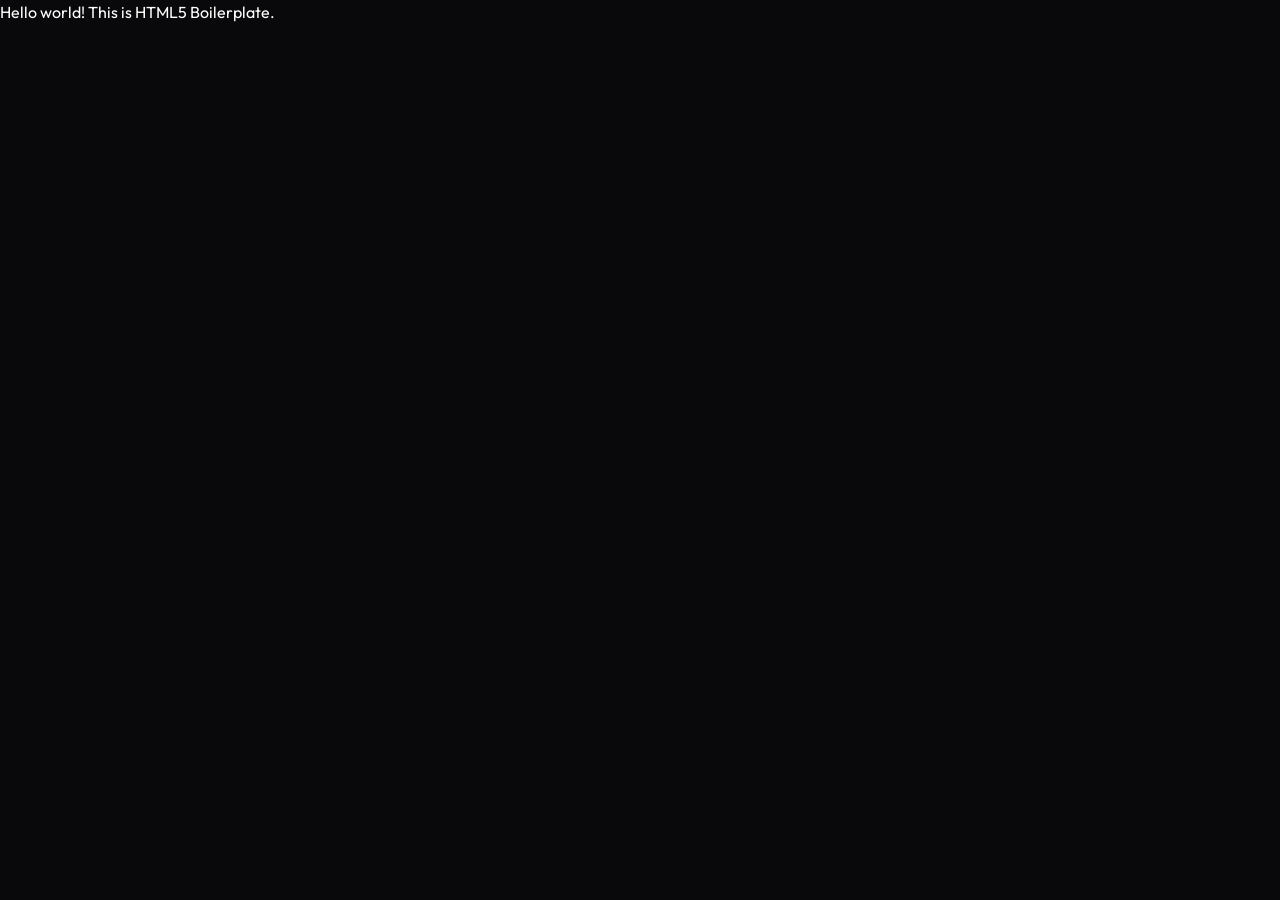
<file: static/test.html>
<!doctype html>
<html lang="">

<head>
  <meta charset="utf-8">
  <meta name="viewport" content="width=device-width, initial-scale=1">
  <title></title>
  <link rel="stylesheet" href="css/style.css">
  <meta name="description" content="">

  <meta property="og:title" content="">
  <meta property="og:type" content="">
  <meta property="og:url" content="">
  <meta property="og:image" content="">
  <meta property="og:image:alt" content="">

  <link rel="icon" href="/favicon.ico" sizes="any">
  <link rel="icon" href="/icon.svg" type="image/svg+xml">
  <link rel="apple-touch-icon" href="icon.png">

  <link rel="manifest" href="site.webmanifest">
  <meta name="theme-color" content="#fafafa">
</head>

<body>

  <!-- Add your site or application content here -->
  <p>Hello world! This is HTML5 Boilerplate.</p>
  <script src="js/app.js"></script>

</body>

</html>
</file>
<file: static/css/style.css>
@import url('https://fonts.googleapis.com/css2?family=Outfit:wght@300;400;500;600;700&family=Inter:wght@400;500;600&display=swap');

:root {
    /* Global Variables */
    --bg-dark: #09090b;
    --bg-card: rgba(255, 255, 255, 0.03);
    --bg-card-hover: rgba(255, 255, 255, 0.05);
    --border-color: rgba(255, 255, 255, 0.08);
    --border-hover: rgba(255, 255, 255, 0.15);
    
    --text-primary: #ffffff;
    --text-secondary: #a1a1aa;
    --text-muted: #71717a;
    
    /* Brand Colors */
    --brand-primary: #3b82f6;
    --brand-secondary: #8b5cf6;
    --brand-gradient: linear-gradient(135deg, #3b82f6, #8b5cf6);
    --brand-glow: rgba(59, 130, 246, 0.4);
    
    --emlak-color: #10b981;
    --emlak-glow: rgba(16, 185, 129, 0.4);
    
    --hotel-color: #f59e0b;
    --hotel-glow: rgba(245, 158, 11, 0.4);
    
    --transition-fast: all 0.2s ease;
    --transition-smooth: all 0.4s cubic-bezier(0.4, 0, 0.2, 1);
    
    /* Spacing */
    --section-padding: 8rem 5%;
}

* {
    margin: 0;
    padding: 0;
    box-sizing: border-box;
    scroll-behavior: smooth;
}

body {
    font-family: 'Outfit', 'Inter', sans-serif;
    background-color: var(--bg-dark);
    color: var(--text-primary);
    min-height: 100vh;
    overflow-x: hidden;
    position: relative;
    line-height: 1.6;
}

/* Background Effects */
.bg-glow {
    position: fixed;
    width: 600px;
    height: 600px;
    border-radius: 50%;
    filter: blur(120px);
    z-index: -1;
    opacity: 0.15;
    animation: float 20s ease-in-out infinite alternate;
    pointer-events: none;
}

.bg-glow-1 {
    top: -200px;
    left: -200px;
    background: var(--brand-primary);
}

.bg-glow-2 {
    bottom: -200px;
    right: -200px;
    background: var(--brand-secondary);
    animation-delay: -10s;
}

.bg-noise {
    position: fixed;
    top: 0; left: 0; right: 0; bottom: 0;
    z-index: -1;
    opacity: 0.03;
    pointer-events: none;
    background: url('data:image/svg+xml,%3Csvg viewBox="0 0 200 200" xmlns="http://www.w3.org/2000/svg"%3E%3Cfilter id="noiseFilter"%3E%3CfeTurbulence type="fractalNoise" baseFrequency="0.65" numOctaves="3" stitchTiles="stitch"/%3E%3C/filter%3E%3Crect width="100%25" height="100%25" filter="url(%23noiseFilter)"/%3E%3C/svg%3E');
}

@keyframes float {
    0% { transform: translate(0, 0) scale(1); }
    100% { transform: translate(100px, 100px) scale(1.2); }
}

/* Common UI Elements */
.gradient-text {
    background: var(--brand-gradient);
    -webkit-background-clip: text;
    -webkit-text-fill-color: transparent;
    display: inline-block;
}

.btn {
    display: inline-flex;
    align-items: center;
    justify-content: center;
    gap: 0.5rem;
    padding: 0.75rem 1.5rem;
    border-radius: 9999px;
    font-weight: 500;
    text-decoration: none;
    transition: var(--transition-smooth);
    cursor: pointer;
    border: none;
    font-family: inherit;
    font-size: 1rem;
}

.btn-lg {
    padding: 1rem 2rem;
    font-size: 1.125rem;
}

.btn-primary {
    background: var(--brand-primary);
    color: white;
    box-shadow: 0 4px 14px 0 var(--brand-glow);
}

.btn-primary:hover {
    background: #2563eb;
    box-shadow: 0 6px 20px rgba(59, 130, 246, 0.6);
    transform: translateY(-2px);
}

.btn-secondary {
    background: rgba(255, 255, 255, 0.1);
    color: white;
    backdrop-filter: blur(10px);
}

.btn-secondary:hover {
    background: rgba(255, 255, 255, 0.15);
    transform: translateY(-2px);
}

.btn-outline {
    background: transparent;
    border: 1px solid var(--border-color);
    color: white;
}

.btn-outline:hover {
    border-color: var(--text-primary);
    background: rgba(255, 255, 255, 0.05);
}

.section-header {
    text-align: center;
    max-width: 800px;
    margin: 0 auto 4rem auto;
}

.section-header h2 {
    font-size: 2.5rem;
    font-weight: 700;
    margin-bottom: 1rem;
}

.section-header p {
    font-size: 1.125rem;
    color: var(--text-secondary);
}

/* Navbar */
.navbar {
    position: fixed;
    top: 0;
    left: 0;
    right: 0;
    z-index: 1000;
    padding: 1rem 5%;
    transition: var(--transition-smooth);
    background: rgba(9, 9, 11, 0.7);
    backdrop-filter: blur(12px);
    border-bottom: 1px solid var(--border-color);
}

.nav-container {
    max-width: 1400px;
    margin: 0 auto;
    display: flex;
    justify-content: space-between;
    align-items: center;
}

.logo {
    font-size: 1.5rem;
    font-weight: 700;
    display: flex;
    align-items: center;
    gap: 0.5rem;
    text-decoration: none;
    color: white;
}

.logo span {
    color: var(--brand-primary);
}

.nav-links {
    display: flex;
    gap: 2rem;
}

.nav-links a {
    color: var(--text-secondary);
    text-decoration: none;
    font-size: 0.95rem;
    font-weight: 500;
    transition: var(--transition-fast);
}

.nav-links a:hover {
    color: var(--text-primary);
}

.nav-actions {
    display: flex;
    gap: 1rem;
    align-items: center;
}

/* Hero Section */
.hero {
    min-height: 100vh;
    display: flex;
    flex-direction: column;
    align-items: center;
    justify-content: center;
    padding: 8rem 5% 4rem;
    text-align: center;
    position: relative;
    max-width: 1400px;
    margin: 0 auto;
}

.hero-content {
    max-width: 900px;
    margin: 0 auto;
    z-index: 2;
}

.badge {
    display: inline-block;
    padding: 0.5rem 1rem;
    background: rgba(59, 130, 246, 0.1);
    color: var(--brand-primary);
    border: 1px solid rgba(59, 130, 246, 0.2);
    border-radius: 9999px;
    font-size: 0.875rem;
    font-weight: 600;
    margin-bottom: 2rem;
    animation: pulse 2s infinite;
}

@keyframes pulse {
    0% { box-shadow: 0 0 0 0 rgba(59, 130, 246, 0.4); }
    70% { box-shadow: 0 0 0 10px rgba(59, 130, 246, 0); }
    100% { box-shadow: 0 0 0 0 rgba(59, 130, 246, 0); }
}

.hero-title {
    font-size: clamp(3rem, 5vw, 4.5rem);
    font-weight: 700;
    line-height: 1.1;
    margin-bottom: 1.5rem;
    letter-spacing: -0.02em;
}

.hero-subtitle {
    font-size: clamp(1.125rem, 2vw, 1.25rem);
    color: var(--text-secondary);
    margin-bottom: 3rem;
    max-width: 700px;
    margin-left: auto;
    margin-right: auto;
}

.hero-buttons {
    display: flex;
    gap: 1.5rem;
    justify-content: center;
    margin-bottom: 4rem;
}

.hero-stats {
    display: flex;
    gap: 3rem;
    justify-content: center;
    padding-top: 3rem;
    border-top: 1px solid var(--border-color);
}

.stat-item {
    display: flex;
    flex-direction: column;
    gap: 0.25rem;
}

.stat-number {
    font-size: 2rem;
    font-weight: 700;
    color: var(--text-primary);
}

.stat-label {
    font-size: 0.875rem;
    color: var(--text-secondary);
    text-transform: uppercase;
    letter-spacing: 0.05em;
}

.hero-visual {
    margin-top: 5rem;
    width: 100%;
    max-width: 1000px;
    perspective: 1000px;
    z-index: 1;
}

.floating-dashboard {
    background: rgba(15, 17, 21, 0.6);
    backdrop-filter: blur(20px);
    border: 1px solid var(--border-color);
    border-radius: 24px;
    overflow: hidden;
    box-shadow: 0 25px 50px -12px rgba(0, 0, 0, 0.5);
    transform: rotateX(5deg) translateY(0);
    animation: floatDash 6s ease-in-out infinite alternate;
}

@keyframes floatDash {
    0% { transform: rotateX(5deg) translateY(0); }
    100% { transform: rotateX(5deg) translateY(-20px); box-shadow: 0 35px 60px -15px rgba(0, 0, 0, 0.6); }
}

.dash-header {
    background: rgba(255, 255, 255, 0.05);
    padding: 1rem 1.5rem;
    display: flex;
    align-items: center;
    border-bottom: 1px solid var(--border-color);
}

.dots {
    display: flex;
    gap: 8px;
}

.dots span {
    width: 12px;
    height: 12px;
    border-radius: 50%;
    background: #4b5563;
}

.dots span:nth-child(1) { background: #ef4444; }
.dots span:nth-child(2) { background: #f59e0b; }
.dots span:nth-child(3) { background: #10b981; }

.dash-title {
    margin-left: 1rem;
    font-size: 0.875rem;
    color: var(--text-secondary);
    font-weight: 500;
}

.dash-body {
    padding: 2rem;
    height: 300px;
    display: flex;
    flex-direction: column;
    justify-content: flex-end;
    background: radial-gradient(circle at top, rgba(255,255,255,0.03) 0%, transparent 70%);
}

.chat-mockup {
    display: flex;
    flex-direction: column;
    gap: 1rem;
}

.msg {
    padding: 1rem 1.5rem;
    border-radius: 16px;
    max-width: 80%;
    font-size: 0.95rem;
    animation: slideUp 0.5s ease backwards;
}

.msg.bot {
    background: rgba(255, 255, 255, 0.05);
    border: 1px solid var(--border-color);
    align-self: flex-start;
    border-bottom-left-radius: 4px;
}

.msg.user {
    background: var(--brand-primary);
    color: white;
    align-self: flex-end;
    border-bottom-right-radius: 4px;
    animation-delay: 0.5s;
}

.msg.bot:nth-child(3) {
    animation-delay: 1s;
}

@keyframes slideUp {
    from { opacity: 0; transform: translateY(20px); }
    to { opacity: 1; transform: translateY(0); }
}

/* Trusted By */
.trusted-by {
    padding: 4rem 5%;
    text-align: center;
    border-top: 1px solid var(--border-color);
    border-bottom: 1px solid var(--border-color);
    background: rgba(255,255,255,0.01);
}

.trusted-by p {
    color: var(--text-muted);
    font-size: 0.875rem;
    text-transform: uppercase;
    letter-spacing: 0.1em;
    margin-bottom: 2rem;
}

.logos {
    display: flex;
    justify-content: center;
    gap: 4rem;
    flex-wrap: wrap;
    opacity: 0.5;
    font-size: 2.5rem;
}

.logos i {
    transition: var(--transition-fast);
}

.logos i:hover {
    opacity: 1;
    color: var(--text-primary);
}

/* Platform Section */
.platform-section {
    padding: var(--section-padding);
    max-width: 1400px;
    margin: 0 auto;
}

.models-grid {
    display: grid;
    grid-template-columns: repeat(auto-fit, minmax(350px, 1fr));
    gap: 2rem;
}

.model-card {
    border-radius: 24px;
    padding: 1px;
    background: var(--border-color);
    transition: var(--transition-smooth);
    position: relative;
    z-index: 1;
}

.card-glass {
    background: var(--bg-dark);
    border-radius: 23px;
    padding: 3rem 2rem;
    height: 100%;
    display: flex;
    flex-direction: column;
    position: relative;
    overflow: hidden;
}

.card-glass::before {
    content: '';
    position: absolute;
    top: 0; left: 0; right: 0; bottom: 0;
    background: radial-gradient(circle at top right, rgba(255,255,255,0.05), transparent 70%);
    opacity: 0;
    transition: var(--transition-smooth);
    z-index: -1;
}

.model-card:hover {
    transform: translateY(-5px);
}

.model-card:hover .card-glass::before {
    opacity: 1;
}

.icon-wrapper {
    width: 64px; height: 64px;
    border-radius: 16px;
    display: flex;
    align-items: center;
    justify-content: center;
    font-size: 1.75rem;
    margin-bottom: 2rem;
    background: rgba(255,255,255,0.05);
    border: 1px solid var(--border-color);
}

.model-card h3 {
    font-size: 1.5rem;
    margin-bottom: 1rem;
}

.model-card p {
    color: var(--text-secondary);
    margin-bottom: 2rem;
    flex-grow: 1;
}

.feature-list {
    list-style: none;
    margin-bottom: 2rem;
}

.feature-list li {
    display: flex;
    align-items: center;
    gap: 0.75rem;
    margin-bottom: 0.75rem;
    color: var(--text-secondary);
    font-size: 0.95rem;
}

.feature-list i {
    color: var(--brand-primary);
    font-size: 0.875rem;
}

/* Specific Card Styling */
.card-emlak:hover { background: linear-gradient(135deg, var(--emlak-color), transparent); }
.card-emlak .icon-wrapper { color: var(--emlak-color); }
.card-emlak .feature-list i { color: var(--emlak-color); }
.btn-emlak { background: rgba(16, 185, 129, 0.1); color: var(--emlak-color); width: 100%; border: 1px solid rgba(16, 185, 129, 0.2); }
.btn-emlak:hover { background: var(--emlak-color); color: white; }

.card-hotel:hover { background: linear-gradient(135deg, var(--hotel-color), transparent); }
.card-hotel .icon-wrapper { color: var(--hotel-color); }
.card-hotel .feature-list i { color: var(--hotel-color); }
.btn-hotel { background: rgba(245, 158, 11, 0.1); color: var(--hotel-color); width: 100%; border: 1px solid rgba(245, 158, 11, 0.2); }
.btn-hotel:hover { background: var(--hotel-color); color: white; }

.card-coming { opacity: 0.7; }
.coming-badge { padding: 0.75rem; text-align: center; background: rgba(255,255,255,0.05); border-radius: 8px; color: var(--text-muted); font-weight: 500; }

/* Features Bento */
.features-section {
    padding: var(--section-padding);
    max-width: 1200px;
    margin: 0 auto;
}

.bento-grid {
    display: grid;
    grid-template-columns: repeat(3, 1fr);
    grid-auto-rows: 250px;
    gap: 1.5rem;
}

.bento-item {
    background: var(--bg-card);
    border: 1px solid var(--border-color);
    border-radius: 24px;
    padding: 2.5rem;
    display: flex;
    flex-direction: column;
    justify-content: space-between;
    transition: var(--transition-smooth);
    position: relative;
    overflow: hidden;
}

.bento-item:hover {
    background: var(--bg-card-hover);
    border-color: var(--border-hover);
}

.bento-large {
    grid-column: span 2;
    grid-row: span 2;
}

.bento-wide {
    grid-column: span 2;
}

.bento-content h3 {
    font-size: 1.25rem;
    margin-bottom: 0.75rem;
}

.bento-large .bento-content h3 {
    font-size: 1.75rem;
    margin-bottom: 1rem;
}

.bento-content p {
    color: var(--text-secondary);
    font-size: 0.95rem;
}

.bento-large .bento-content p {
    font-size: 1.1rem;
}

.bento-visual {
    display: flex;
    justify-content: flex-end;
    font-size: 2.5rem;
    color: var(--brand-primary);
    opacity: 0.8;
}

.bento-large .bento-visual {
    font-size: 8rem;
    position: absolute;
    bottom: -20px;
    right: -20px;
    opacity: 0.1;
}

/* Pricing */
.pricing-section {
    padding: var(--section-padding);
    max-width: 1200px;
    margin: 0 auto;
}

.pricing-grid {
    display: grid;
    grid-template-columns: repeat(auto-fit, minmax(300px, 1fr));
    gap: 2rem;
    margin-top: 3rem;
}

.price-card {
    background: var(--bg-card);
    border: 1px solid var(--border-color);
    border-radius: 24px;
    padding: 3rem 2rem;
    display: flex;
    flex-direction: column;
    transition: var(--transition-smooth);
    position: relative;
}

.price-card:hover {
    transform: translateY(-5px);
    border-color: var(--border-hover);
}

.price-card.popular {
    background: rgba(59, 130, 246, 0.05);
    border-color: var(--brand-primary);
    transform: scale(1.05);
}

.price-card.popular:hover {
    transform: scale(1.05) translateY(-5px);
}

.popular-badge {
    position: absolute;
    top: -12px;
    left: 50%;
    transform: translateX(-50%);
    background: var(--brand-primary);
    color: white;
    padding: 0.25rem 1rem;
    border-radius: 999px;
    font-size: 0.75rem;
    font-weight: 600;
}

.price-card h3 {
    font-size: 1.25rem;
    color: var(--text-secondary);
    margin-bottom: 1rem;
}

.price {
    font-size: 3rem;
    font-weight: 700;
    margin-bottom: 1rem;
}

.price span {
    font-size: 1rem;
    color: var(--text-secondary);
    font-weight: 400;
}

.price-card p {
    color: var(--text-secondary);
    margin-bottom: 2rem;
    font-size: 0.95rem;
}

.price-features {
    list-style: none;
    margin-bottom: 3rem;
    flex-grow: 1;
}

.price-features li {
    display: flex;
    align-items: center;
    gap: 0.75rem;
    margin-bottom: 1rem;
    color: var(--text-secondary);
}

.price-features i {
    color: var(--brand-primary);
}

/* Footer */
.footer {
    border-top: 1px solid var(--border-color);
    padding: 4rem 5% 2rem;
    background: rgba(255,255,255,0.01);
}

.footer-grid {
    max-width: 1400px;
    margin: 0 auto;
    display: grid;
    grid-template-columns: 2fr 1fr 1fr 1fr;
    gap: 4rem;
    margin-bottom: 4rem;
}

.footer-brand p {
    color: var(--text-secondary);
    margin: 1.5rem 0;
    max-width: 300px;
}

.social-links {
    display: flex;
    gap: 1rem;
}

.social-links a {
    width: 40px; height: 40px;
    border-radius: 50%;
    background: var(--bg-card);
    display: flex;
    align-items: center;
    justify-content: center;
    color: var(--text-primary);
    text-decoration: none;
    transition: var(--transition-fast);
}

.social-links a:hover {
    background: var(--brand-primary);
}

.footer-links h4 {
    margin-bottom: 1.5rem;
    font-size: 1.1rem;
}

.footer-links a {
    display: block;
    color: var(--text-secondary);
    text-decoration: none;
    margin-bottom: 0.75rem;
    transition: var(--transition-fast);
}

.footer-links a:hover {
    color: var(--brand-primary);
}

.footer-bottom {
    text-align: center;
    padding-top: 2rem;
    border-top: 1px solid var(--border-color);
    color: var(--text-muted);
    font-size: 0.875rem;
}

/* Responsive Design */
@media (max-width: 1024px) {
    .bento-grid {
        grid-template-columns: repeat(2, 1fr);
    }
    .bento-wide {
        grid-column: span 1;
    }
    .footer-grid {
        grid-template-columns: 1fr 1fr;
    }
    .price-card.popular {
        transform: none;
    }
    .price-card.popular:hover {
        transform: translateY(-5px);
    }
}

@media (max-width: 768px) {
    .nav-links, .nav-actions {
        display: none;
    }
    .hero-title {
        font-size: 2.5rem;
    }
    .hero-buttons {
        flex-direction: column;
    }
    .hero-stats {
        flex-direction: column;
        gap: 1.5rem;
    }
    .bento-grid {
        grid-template-columns: 1fr;
    }
    .bento-large, .bento-wide {
        grid-column: span 1;
    }
    .footer-grid {
        grid-template-columns: 1fr;
        gap: 2rem;
}

/* How It Works Section */
.how-it-works-section {
    padding: 6rem 5%;
    max-width: 1400px;
    margin: 0 auto;
}

.how-grid {
    display: grid;
    grid-template-columns: repeat(3, 1fr);
    gap: 2rem;
}

.how-step {
    display: flex;
    flex-direction: column;
    align-items: center;
    text-align: center;
    gap: 2rem;
    background: rgba(255, 255, 255, 0.02);
    border: 1px solid var(--border-color);
    border-radius: 1.5rem;
    padding: 2.5rem 2rem;
    position: relative;
    overflow: hidden;
}

.how-step::before {
    content: '';
    position: absolute;
    top: 0; left: 0; right: 0; bottom: 0;
    background: linear-gradient(120deg, rgba(59, 130, 246, 0.05), rgba(139, 92, 246, 0.05));
    z-index: 0;
    pointer-events: none;
}

.how-image {
    width: 100%;
    height: 220px;
    border-radius: 1rem;
    overflow: hidden;
    box-shadow: 0 10px 40px rgba(0, 0, 0, 0.5);
    border: 1px solid rgba(255, 255, 255, 0.1);
    z-index: 1;
}

.how-image img {
    width: 100%;
    height: 100%;
    object-fit: cover;
    display: block;
}

.how-visual-placeholder {
    width: 100%;
    height: 220px;
    display: flex;
    justify-content: center;
    align-items: center;
    background: rgba(0, 0, 0, 0.3);
    border-radius: 1rem;
    border: 1px solid rgba(255, 255, 255, 0.05);
    z-index: 1;
}

.how-visual-placeholder i {
    font-size: 5rem;
}

.how-text {
    flex: 1;
    z-index: 1;
}

.step-num {
    font-size: 4rem;
    font-weight: 800;
    background: linear-gradient(135deg, var(--text-primary), var(--text-muted));
    -webkit-background-clip: text;
    -webkit-text-fill-color: transparent;
    opacity: 0.5;
    line-height: 1;
    margin-bottom: 1rem;
}

.how-text h3 {
    font-size: 2rem;
    margin-bottom: 1rem;
    color: var(--text-primary);
}

.how-text p {
    font-size: 1.1rem;
    color: var(--text-secondary);
    line-height: 1.6;
}

/* Demo Modal */
.modal-overlay {
    position: fixed;
    top: 0; left: 0; right: 0; bottom: 0;
    background: rgba(0, 0, 0, 0.8);
    backdrop-filter: blur(10px);
    z-index: 2000;
    display: flex;
    justify-content: center;
    align-items: center;
    opacity: 0;
    visibility: hidden;
    transition: var(--transition-smooth);
}

.modal-overlay.active {
    opacity: 1;
    visibility: visible;
}

.modal-box {
    background: var(--bg-surface);
    border: 1px solid var(--border-color);
    padding: 3rem;
    border-radius: 1.5rem;
    max-width: 500px;
    width: 90%;
    position: relative;
    transform: translateY(30px) scale(0.95);
    transition: var(--transition-smooth);
    box-shadow: 0 25px 50px -12px rgba(0, 0, 0, 0.5);
}

.modal-overlay.active .modal-box {
    transform: translateY(0) scale(1);
}

.close-modal {
    position: absolute;
    top: 1.5rem;
    right: 1.5rem;
    color: var(--text-secondary);
    font-size: 1.25rem;
    cursor: pointer;
    transition: var(--transition-fast);
}

.close-modal:hover {
    color: var(--text-primary);
}

.modal-box h2 {
    font-size: 2rem;
    margin-bottom: 0.5rem;
}

.modal-box p {
    color: var(--text-secondary);
    margin-bottom: 2rem;
    font-size: 0.95rem;
}

.modal-form .form-group {
    margin-bottom: 1.25rem;
}

.modal-form label {
    display: block;
    margin-bottom: 0.5rem;
    color: var(--text-secondary);
    font-size: 0.9rem;
}

.modal-form input {
    width: 100%;
    padding: 0.75rem 1rem;
    background: rgba(0, 0, 0, 0.2);
    border: 1px solid var(--border-color);
    border-radius: 0.5rem;
    color: white;
    font-family: inherit;
    transition: var(--transition-fast);
}

.modal-form input:focus {
    outline: none;
    border-color: var(--brand-primary);
    box-shadow: 0 0 0 2px rgba(59, 130, 246, 0.2);
}

.btn-block {
    width: 100%;
    justify-content: center;
    margin-top: 1rem;
}

@media (max-width: 768px) {
    .how-step, .how-step.reverse {
        flex-direction: column;
        padding: 2rem;
        gap: 2rem;
    }
}

/* ROI Calculator */
.roi-section {
    padding: 6rem 5%;
    max-width: 1400px;
    margin: 0 auto;
    background: radial-gradient(circle at center, rgba(59, 130, 246, 0.05) 0%, transparent 70%);
}

.roi-container {
    display: flex;
    flex-direction: column;
    background: rgba(255, 255, 255, 0.02);
    border: 1px solid var(--border-color);
    border-radius: 1.5rem;
    padding: 3rem;
    margin-bottom: 3rem;
    box-shadow: 0 20px 40px rgba(0,0,0,0.4);
}

.roi-controls {
    display: grid;
    grid-template-columns: repeat(3, 1fr);
    gap: 3rem;
    padding-bottom: 3rem;
    border-bottom: 1px solid rgba(255, 255, 255, 0.1);
    margin-bottom: 3rem;
}

.slider-group {
    display: flex;
    flex-direction: column;
    gap: 0.5rem;
    background: rgba(0, 0, 0, 0.2);
    padding: 1.5rem;
    border-radius: 1rem;
    border: 1px solid rgba(255, 255, 255, 0.05);
}

.slider-group label {
    font-size: 0.95rem;
    color: var(--text-secondary);
}

.slider-value {
    font-size: 2.25rem;
    font-weight: 800;
    color: var(--brand-primary);
    margin-bottom: 1rem;
}

.styled-slider {
    -webkit-appearance: none;
    width: 100%;
    height: 8px;
    border-radius: 4px;
    background: rgba(255, 255, 255, 0.1);
    outline: none;
}

.styled-slider::-webkit-slider-thumb {
    -webkit-appearance: none;
    appearance: none;
    width: 24px;
    height: 24px;
    border-radius: 50%;
    background: var(--brand-primary);
    cursor: pointer;
    box-shadow: 0 0 15px rgba(59, 130, 246, 0.5);
    transition: transform 0.1s;
}

.styled-slider::-webkit-slider-thumb:hover {
    transform: scale(1.1);
}

.roi-results {
    display: grid;
    grid-template-columns: repeat(3, 1fr);
    gap: 2rem;
}

.result-card {
    background: rgba(0, 0, 0, 0.3);
    border: 1px solid var(--border-color);
    border-radius: 1rem;
    padding: 2rem;
    display: flex;
    flex-direction: column;
    position: relative;
    overflow: hidden;
    text-align: center;
}

.result-icon {
    position: absolute;
    right: -1rem;
    top: -1rem;
    font-size: 8rem;
    opacity: 0.03;
    color: white;
}

.result-card h4 {
    font-size: 1.1rem;
    color: var(--text-secondary);
    margin-bottom: 1rem;
    z-index: 2;
}

.result-amount {
    font-size: 3rem;
    font-weight: 800;
    color: white;
    margin-bottom: 0.5rem;
    z-index: 2;
}

.result-card.highlight {
    background: linear-gradient(135deg, rgba(59, 130, 246, 0.1), rgba(139, 92, 246, 0.1));
    border-color: rgba(139, 92, 246, 0.5);
    transform: scale(1.05);
    box-shadow: 0 15px 30px rgba(139, 92, 246, 0.2);
}

.result-card.highlight .result-amount {
    background: linear-gradient(135deg, var(--brand-primary), var(--brand-secondary));
    -webkit-background-clip: text;
    -webkit-text-fill-color: transparent;
    font-size: 3.5rem;
}

.result-card p {
    font-size: 0.95rem;
    color: var(--text-muted);
    z-index: 2;
}

.roi-cta {
    text-align: center;
}

@media (max-width: 992px) {
    .roi-controls, .roi-results {
        grid-template-columns: 1fr;
    }
    .result-card.highlight {
        transform: none;
    }
}
</file>
